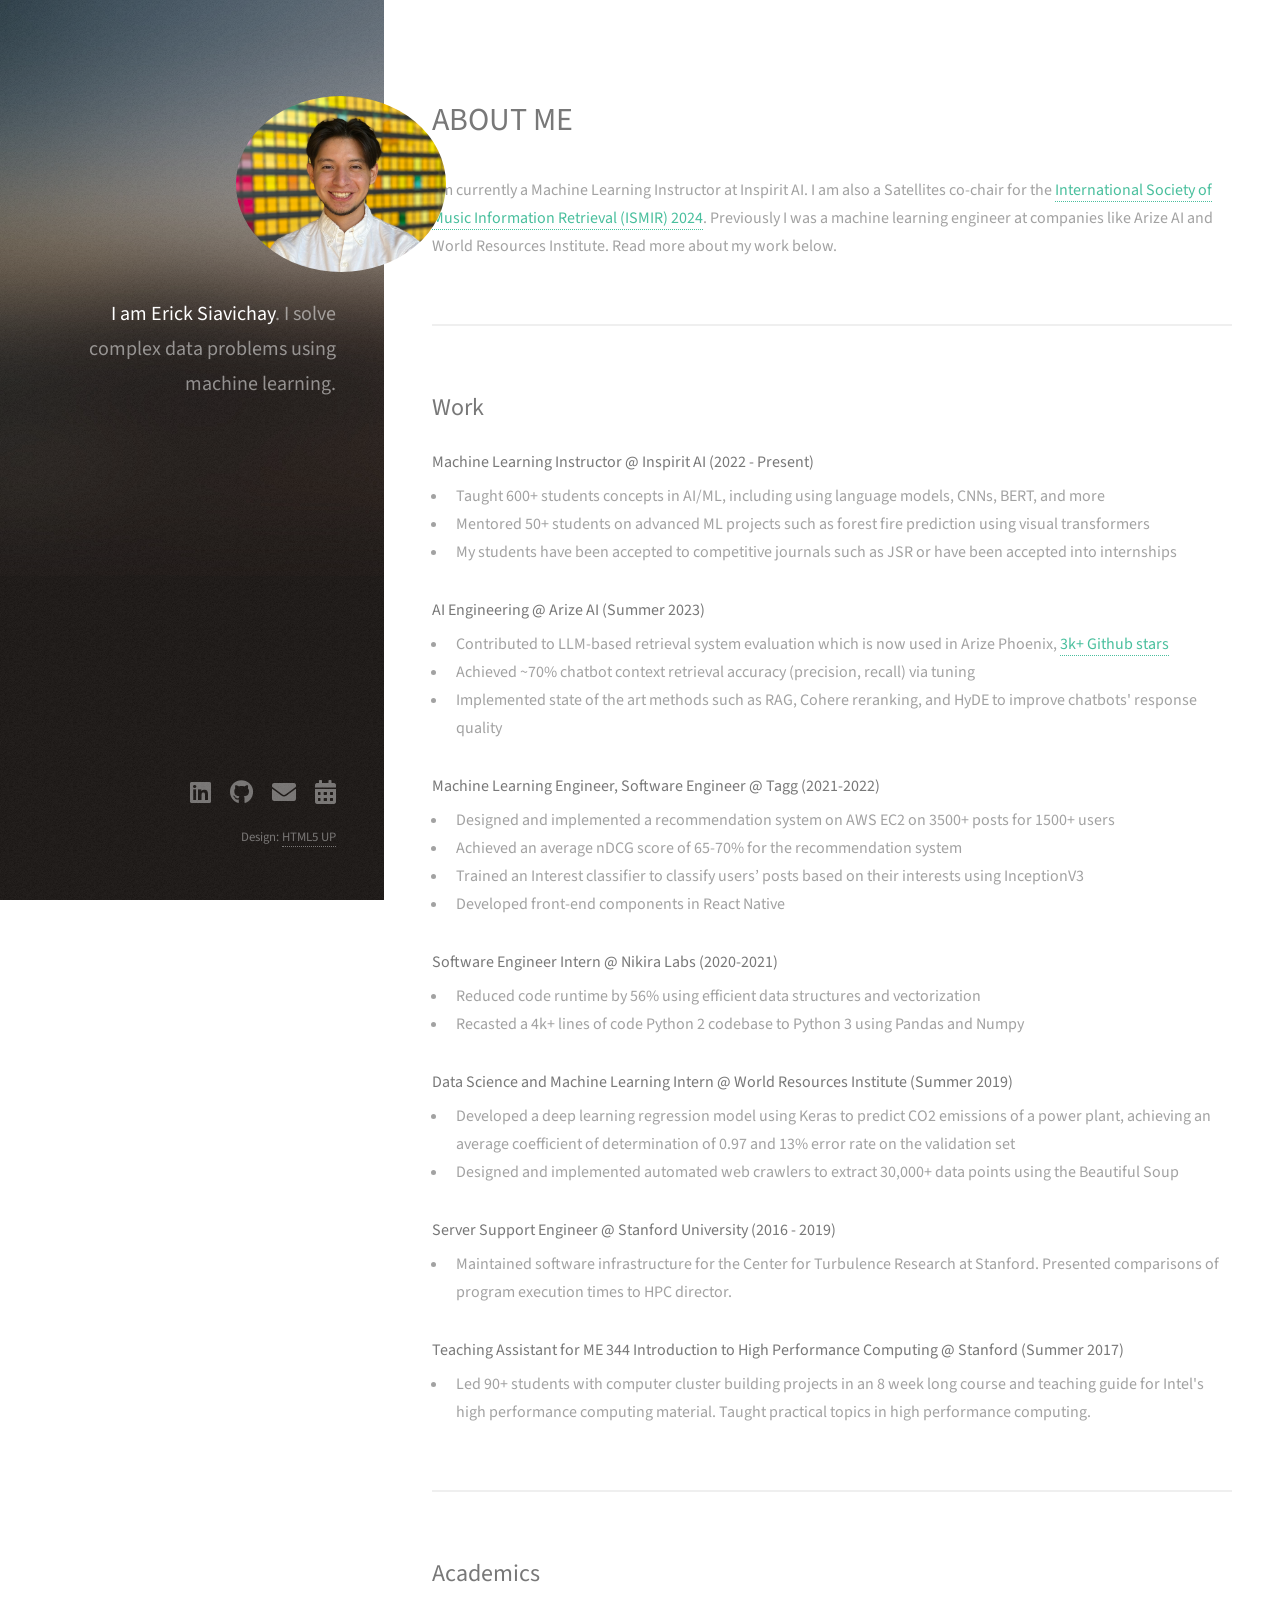
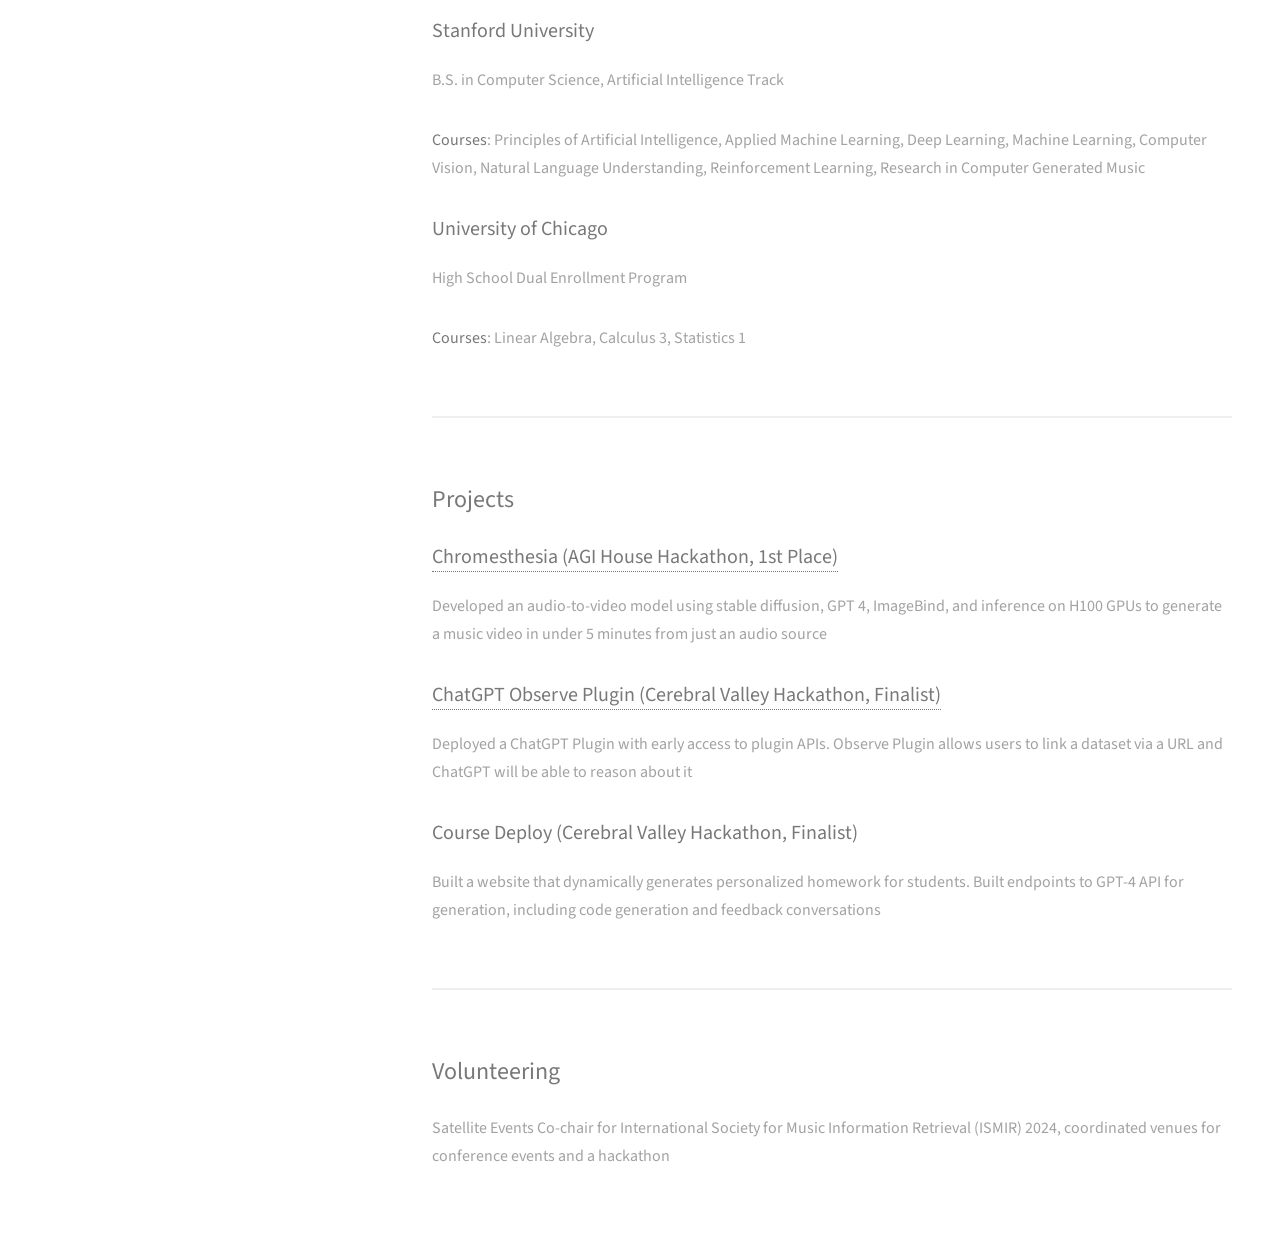
<file: index.html>
<!DOCTYPE HTML>
<!--
	Strata by HTML5 UP
	html5up.net | @ajlkn
	Free for personal and commercial use under the CCA 3.0 license (html5up.net/license)
-->
<html>

<head>
	<title>Erick Siavichay</title>
	<meta charset="utf-8" />
	<meta name="viewport" content="width=device-width, initial-scale=1, user-scalable=no" />
	<link rel="stylesheet" href="assets/css/main.css" />
</head>

<body class="is-preload">

	<!-- Header -->
	<header id="header">
		<div class="inner">
			<a href="#" class="image avatar"><img src="images/avatar.png" alt="" /></a>
			<h1><strong>I am Erick Siavichay</strong>. I solve complex data problems using machine learning.</h1>
		</div>
	</header>

	<!-- Main -->
	<div id="main">

		<!-- One -->
		<section id="one">
			<header class="major">
				<h2>ABOUT ME</h2>
			</header>
			<p>I'm currently a Machine Learning Instructor at Inspirit AI. I am also a Satellites co-chair for the <a
					href="https://ismir2024.ismir.net/">International Society of Music Information Retrieval (ISMIR)
					2024</a>. Previously I was a machine learning engineer at companies like Arize AI and World
				Resources Institute. Read more about my work
				below.</p>

		</section>

		<!-- Two -->
		<section id="two">
			<h2>Work</h2>

			<article class="col-6 col-12-xsmall work-item">
				<h3>Machine Learning Instructor @ Inspirit AI (2022 - Present)</h3>
				<ul>
					<li>Taught 600+ students concepts in AI/ML, including using language models, CNNs, BERT, and more
					</li>
					<li>Mentored 50+ students on advanced ML projects such as forest fire prediction using visual
						transformers</li>
					<li>My students have been accepted to competitive journals such as JSR or have been accepted into
						internships</li>
				</ul>
			</article>
			<article class="col-6 col-12-xsmall work-item">
				<h3>AI Engineering @ Arize AI (Summer 2023)</h3>
				<ul>
					<li>Contributed to LLM-based retrieval system evaluation which is now used in Arize Phoenix, <a
							href="https://github.com/Arize-ai/phoenix">3k+ Github stars</a></li>
					<li>Achieved ~70% chatbot context retrieval accuracy (precision, recall) via tuning</li>
					<li>Implemented state of the art methods such as RAG, Cohere reranking, and HyDE to improve
						chatbots' response quality</li>
				</ul>
			</article>
			<article class="col-6 col-12-xsmall work-item">
				<h3>Machine Learning Engineer, Software Engineer @ Tagg (2021-2022)</h3>
				<ul>
					<li>Designed and implemented a recommendation system on AWS EC2 on 3500+ posts for 1500+ users</li>
					<li>Achieved an average nDCG score of 65-70% for the recommendation system</li>
					<li>Trained an Interest classifier to classify users’ posts based on their interests using
						InceptionV3</li>
					<li>Developed front-end components in React Native</li>
				</ul>
			</article>
			<article class="col-6 col-12-xsmall work-item">
				<h3>Software Engineer Intern @ Nikira Labs (2020-2021)</h3>
				<ul>
					<li>Reduced code runtime by 56% using efficient data structures and vectorization</li>
					<li>Recasted a 4k+ lines of code Python 2 codebase to Python 3 using Pandas and Numpy</li>
				</ul>
			</article>
			<article class="col-6 col-12-xsmall work-item">
				<h3>Data Science and Machine Learning Intern @ World Resources Institute (Summer 2019)</h3>
				<ul>
					<li>Developed a deep learning regression model using Keras to predict CO2 emissions of a power
						plant, achieving an average coefficient of determination of 0.97 and 13% error rate on the
						validation set</li>
					<li>Designed and implemented automated web crawlers to extract 30,000+ data points using the
						Beautiful Soup</li>
				</ul>
			</article>

			<article class="col-6 col-12-xsmall work-item">
				<h3>Server Support Engineer @ Stanford University (2016 - 2019)</h3>
				<ul>
					<li>Maintained software infrastructure for the Center for Turbulence Research at Stanford.
						Presented comparisons of
						program execution times to HPC director.</li>
				</ul>
			</article>

			<article class="col-6 col-12-xsmall work-item">
				<h3>Teaching Assistant for ME 344 Introduction to High Performance Computing @ Stanford (Summer 2017)
				</h3>
				<ul>
					<li>Led 90+ students with computer cluster building projects in an 8 week long
						course and teaching guide for Intel's high performance computing material. Taught practical
						topics in high performance
						computing.</li>
				</ul>
			</article>


		</section>

		<section id="academics">
			<h2>Academics</h2>
			<h3>Stanford University</h3>
			<p>B.S. in Computer Science, Artificial Intelligence Track</p>
			<p><b>Courses</b>: Principles of Artificial Intelligence, Applied Machine Learning, Deep Learning, Machine
				Learning, Computer Vision, Natural
				Language
				Understanding, Reinforcement Learning, Research in Computer Generated Music</p>
			<h3>University of Chicago</h3>
			<p>High School Dual Enrollment Program</p>
			<p><b>Courses</b>: Linear Algebra, Calculus 3, Statistics 1</p>
		</section>

		<section id="projects">
			<h2>Projects</h2>
			<h3><a href="https://x.com/sdimantha/status/1660138449402482688">Chromesthesia (AGI House Hackathon, 1st
					Place)</a></h3>
			<p>Developed an audio-to-video model using stable diffusion, GPT 4, ImageBind, and inference on H100 GPUs to
				generate a music video in under 5 minutes from just an audio source</p>
			<h3><a href="https://arize.com/blog/building-chatgpt-plugin/">ChatGPT Observe Plugin (Cerebral Valley
					Hackathon, Finalist)</a></h3>
			<p>Deployed a ChatGPT Plugin with early access to plugin APIs. Observe Plugin allows users to link a dataset
				via a
				URL and ChatGPT will be able to reason about it</p>
			<h3>Course Deploy (Cerebral Valley Hackathon, Finalist)</h3>
			<p>Built a website that dynamically generates personalized homework for students. Built endpoints to GPT-4
				API for
				generation, including code generation and feedback conversations</p>
		</section>

		<section id="volunteering">
			<h2>Volunteering</h2>
			<p>Satellite Events Co-chair for International Society for Music Information Retrieval (ISMIR) 2024,
				coordinated
				venues for conference events and a hackathon</p>
		</section>

		<!-- Three -->
		<!-- <section id="three">
			<h2>Get In Touch</h2>
			<p>Accumsan pellentesque commodo blandit enim arcu non at amet id arcu magna. Accumsan orci faucibus id eu
				lorem semper nunc nisi lorem vulputate lorem neque lorem ipsum dolor.</p>
			<div class="row">
				<div class="col-8 col-12-small">
					<form method="post" action="#">
						<div class="row gtr-uniform gtr-50">
							<div class="col-6 col-12-xsmall"><input type="text" name="name" id="name"
									placeholder="Name" /></div>
							<div class="col-6 col-12-xsmall"><input type="email" name="email" id="email"
									placeholder="Email" /></div>
							<div class="col-12"><textarea name="message" id="message" placeholder="Message"
									rows="4"></textarea></div>
						</div>
					</form>
					<ul class="actions">
						<li><input type="submit" value="Send Message" /></li>
					</ul>
				</div>
				<div class="col-4 col-12-small">
					<ul class="labeled-icons">
						<li>
							<h3 class="icon solid fa-home"><span class="label">Address</span></h3>
							1234 Somewhere Rd.<br />
							Nashville, TN 00000<br />
							United States
						</li>
						<li>
							<h3 class="icon solid fa-mobile-alt"><span class="label">Phone</span></h3>
							000-000-0000
						</li>
						<li>
							<h3 class="icon solid fa-envelope"><span class="label">Email</span></h3>
							<a href="#">hello@untitled.tld</a>
						</li>
					</ul>
				</div>
			</div>
		</section> -->

		<!-- Four -->
		<!--
					<section id="four">
						<h2>Elements</h2>

						<section>
							<h4>Text</h4>
							<p>This is <b>bold</b> and this is <strong>strong</strong>. This is <i>italic</i> and this is <em>emphasized</em>.
							This is <sup>superscript</sup> text and this is <sub>subscript</sub> text.
							This is <u>underlined</u> and this is code: <code>for (;;) { ... }</code>. Finally, <a href="#">this is a link</a>.</p>
							<hr />
							<header>
								<h4>Heading with a Subtitle</h4>
								<p>Lorem ipsum dolor sit amet nullam id egestas urna aliquam</p>
							</header>
							<p>Nunc lacinia ante nunc ac lobortis. Interdum adipiscing gravida odio porttitor sem non mi integer non faucibus ornare mi ut ante amet placerat aliquet. Volutpat eu sed ante lacinia sapien lorem accumsan varius montes viverra nibh in adipiscing blandit tempus accumsan.</p>
							<header>
								<h5>Heading with a Subtitle</h5>
								<p>Lorem ipsum dolor sit amet nullam id egestas urna aliquam</p>
							</header>
							<p>Nunc lacinia ante nunc ac lobortis. Interdum adipiscing gravida odio porttitor sem non mi integer non faucibus ornare mi ut ante amet placerat aliquet. Volutpat eu sed ante lacinia sapien lorem accumsan varius montes viverra nibh in adipiscing blandit tempus accumsan.</p>
							<hr />
							<h2>Heading Level 2</h2>
							<h3>Heading Level 3</h3>
							<h4>Heading Level 4</h4>
							<h5>Heading Level 5</h5>
							<h6>Heading Level 6</h6>
							<hr />
							<h5>Blockquote</h5>
							<blockquote>Fringilla nisl. Donec accumsan interdum nisi, quis tincidunt felis sagittis eget tempus euismod. Vestibulum ante ipsum primis in faucibus vestibulum. Blandit adipiscing eu felis iaculis volutpat ac adipiscing accumsan faucibus. Vestibulum ante ipsum primis in faucibus lorem ipsum dolor sit amet nullam adipiscing eu felis.</blockquote>
							<h5>Preformatted</h5>
							<pre><code>i = 0;

while (!deck.isInOrder()) {
print 'Iteration ' + i;
deck.shuffle();
i++;
}

print 'It took ' + i + ' iterations to sort the deck.';</code></pre>
						</section>

						<section>
							<h4>Lists</h4>
							<div class="row">
								<div class="col-6 col-12-xsmall">
									<h5>Unordered</h5>
									<ul>
										<li>Dolor pulvinar etiam magna etiam.</li>
										<li>Sagittis adipiscing lorem eleifend.</li>
										<li>Felis enim feugiat dolore viverra.</li>
									</ul>
									<h5>Alternate</h5>
									<ul class="alt">
										<li>Dolor pulvinar etiam magna etiam.</li>
										<li>Sagittis adipiscing lorem eleifend.</li>
										<li>Felis enim feugiat dolore viverra.</li>
									</ul>
								</div>
								<div class="col-6 col-12-xsmall">
									<h5>Ordered</h5>
									<ol>
										<li>Dolor pulvinar etiam magna etiam.</li>
										<li>Etiam vel felis at lorem sed viverra.</li>
										<li>Felis enim feugiat dolore viverra.</li>
										<li>Dolor pulvinar etiam magna etiam.</li>
										<li>Etiam vel felis at lorem sed viverra.</li>
										<li>Felis enim feugiat dolore viverra.</li>
									</ol>
									<h5>Icons</h5>
									<ul class="icons">
										<li><a href="#" class="icon brands fa-twitter"><span class="label">Twitter</span></a></li>
										<li><a href="#" class="icon brands fa-facebook-f"><span class="label">Facebook</span></a></li>
										<li><a href="#" class="icon brands fa-instagram"><span class="label">Instagram</span></a></li>
										<li><a href="#" class="icon brands fa-github"><span class="label">Github</span></a></li>
										<li><a href="#" class="icon brands fa-dribbble"><span class="label">Dribbble</span></a></li>
										<li><a href="#" class="icon brands fa-tumblr"><span class="label">Tumblr</span></a></li>
									</ul>
								</div>
							</div>
							<h5>Actions</h5>
							<ul class="actions">
								<li><a href="#" class="button primary">Default</a></li>
								<li><a href="#" class="button">Default</a></li>
							</ul>
							<ul class="actions small">
								<li><a href="#" class="button primary small">Small</a></li>
								<li><a href="#" class="button small">Small</a></li>
							</ul>
							<div class="row">
								<div class="col-6 col-12-small">
									<ul class="actions stacked">
										<li><a href="#" class="button primary">Default</a></li>
										<li><a href="#" class="button">Default</a></li>
									</ul>
								</div>
								<div class="col-6 col-12-small">
									<ul class="actions stacked">
										<li><a href="#" class="button primary small">Small</a></li>
										<li><a href="#" class="button small">Small</a></li>
									</ul>
								</div>
								<div class="col-6 col-12-small">
									<ul class="actions stacked">
										<li><a href="#" class="button primary fit">Default</a></li>
										<li><a href="#" class="button fit">Default</a></li>
									</ul>
								</div>
								<div class="col-6 col-12-small">
									<ul class="actions stacked">
										<li><a href="#" class="button primary small fit">Small</a></li>
										<li><a href="#" class="button small fit">Small</a></li>
									</ul>
								</div>
							</div>
						</section>

						<section>
							<h4>Table</h4>
							<h5>Default</h5>
							<div class="table-wrapper">
								<table>
									<thead>
										<tr>
											<th>Name</th>
											<th>Description</th>
											<th>Price</th>
										</tr>
									</thead>
									<tbody>
										<tr>
											<td>Item One</td>
											<td>Ante turpis integer aliquet porttitor.</td>
											<td>29.99</td>
										</tr>
										<tr>
											<td>Item Two</td>
											<td>Vis ac commodo adipiscing arcu aliquet.</td>
											<td>19.99</td>
										</tr>
										<tr>
											<td>Item Three</td>
											<td> Morbi faucibus arcu accumsan lorem.</td>
											<td>29.99</td>
										</tr>
										<tr>
											<td>Item Four</td>
											<td>Vitae integer tempus condimentum.</td>
											<td>19.99</td>
										</tr>
										<tr>
											<td>Item Five</td>
											<td>Ante turpis integer aliquet porttitor.</td>
											<td>29.99</td>
										</tr>
									</tbody>
									<tfoot>
										<tr>
											<td colspan="2"></td>
											<td>100.00</td>
										</tr>
									</tfoot>
								</table>
							</div>

							<h5>Alternate</h5>
							<div class="table-wrapper">
								<table class="alt">
									<thead>
										<tr>
											<th>Name</th>
											<th>Description</th>
											<th>Price</th>
										</tr>
									</thead>
									<tbody>
										<tr>
											<td>Item One</td>
											<td>Ante turpis integer aliquet porttitor.</td>
											<td>29.99</td>
										</tr>
										<tr>
											<td>Item Two</td>
											<td>Vis ac commodo adipiscing arcu aliquet.</td>
											<td>19.99</td>
										</tr>
										<tr>
											<td>Item Three</td>
											<td> Morbi faucibus arcu accumsan lorem.</td>
											<td>29.99</td>
										</tr>
										<tr>
											<td>Item Four</td>
											<td>Vitae integer tempus condimentum.</td>
											<td>19.99</td>
										</tr>
										<tr>
											<td>Item Five</td>
											<td>Ante turpis integer aliquet porttitor.</td>
											<td>29.99</td>
										</tr>
									</tbody>
									<tfoot>
										<tr>
											<td colspan="2"></td>
											<td>100.00</td>
										</tr>
									</tfoot>
								</table>
							</div>
						</section>

						<section>
							<h4>Buttons</h4>
							<ul class="actions">
								<li><a href="#" class="button primary">Primary</a></li>
								<li><a href="#" class="button">Default</a></li>
							</ul>
							<ul class="actions">
								<li><a href="#" class="button large">Large</a></li>
								<li><a href="#" class="button">Default</a></li>
								<li><a href="#" class="button small">Small</a></li>
							</ul>
							<ul class="actions fit">
								<li><a href="#" class="button primary fit">Fit</a></li>
								<li><a href="#" class="button fit">Fit</a></li>
							</ul>
							<ul class="actions fit small">
								<li><a href="#" class="button primary fit small">Fit + Small</a></li>
								<li><a href="#" class="button fit small">Fit + Small</a></li>
							</ul>
							<ul class="actions">
								<li><a href="#" class="button primary icon solid fa-download">Icon</a></li>
								<li><a href="#" class="button icon solid fa-download">Icon</a></li>
							</ul>
							<ul class="actions">
								<li><span class="button primary disabled">Primary</span></li>
								<li><span class="button disabled">Default</span></li>
							</ul>
						</section>

						<section>
							<h4>Form</h4>
							<form method="post" action="#">
								<div class="row gtr-uniform gtr-50">
									<div class="col-6 col-12-xsmall">
										<input type="text" name="demo-name" id="demo-name" value="" placeholder="Name" />
									</div>
									<div class="col-6 col-12-xsmall">
										<input type="email" name="demo-email" id="demo-email" value="" placeholder="Email" />
									</div>
									<div class="col-12">
										<select name="demo-category" id="demo-category">
											<option value="">- Category -</option>
											<option value="1">Manufacturing</option>
											<option value="1">Shipping</option>
											<option value="1">Administration</option>
											<option value="1">Human Resources</option>
										</select>
									</div>
									<div class="col-4 col-12-small">
										<input type="radio" id="demo-priority-low" name="demo-priority" checked>
										<label for="demo-priority-low">Low Priority</label>
									</div>
									<div class="col-4 col-12-small">
										<input type="radio" id="demo-priority-normal" name="demo-priority">
										<label for="demo-priority-normal">Normal Priority</label>
									</div>
									<div class="col-4 col-12-small">
										<input type="radio" id="demo-priority-high" name="demo-priority">
										<label for="demo-priority-high">High Priority</label>
									</div>
									<div class="col-6 col-12-small">
										<input type="checkbox" id="demo-copy" name="demo-copy">
										<label for="demo-copy">Email me a copy of this message</label>
									</div>
									<div class="col-6 col-12-small">
										<input type="checkbox" id="demo-human" name="demo-human" checked>
										<label for="demo-human">I am a human and not a robot</label>
									</div>
									<div class="col-12">
										<textarea name="demo-message" id="demo-message" placeholder="Enter your message" rows="6"></textarea>
									</div>
									<div class="col-12">
										<ul class="actions">
											<li><input type="submit" value="Send Message" class="primary" /></li>
											<li><input type="reset" value="Reset" /></li>
										</ul>
									</div>
								</div>
							</form>
						</section>

						<section>
							<h4>Image</h4>
							<h5>Fit</h5>
							<div class="box alt">
								<div class="row gtr-50 gtr-uniform">
									<div class="col-12"><span class="image fit"><img src="images/fulls/05.jpg" alt="" /></span></div>
									<div class="col-4"><span class="image fit"><img src="images/thumbs/01.jpg" alt="" /></span></div>
									<div class="col-4"><span class="image fit"><img src="images/thumbs/02.jpg" alt="" /></span></div>
									<div class="col-4"><span class="image fit"><img src="images/thumbs/03.jpg" alt="" /></span></div>
									<div class="col-4"><span class="image fit"><img src="images/thumbs/04.jpg" alt="" /></span></div>
									<div class="col-4"><span class="image fit"><img src="images/thumbs/05.jpg" alt="" /></span></div>
									<div class="col-4"><span class="image fit"><img src="images/thumbs/06.jpg" alt="" /></span></div>
									<div class="col-4"><span class="image fit"><img src="images/thumbs/03.jpg" alt="" /></span></div>
									<div class="col-4"><span class="image fit"><img src="images/thumbs/02.jpg" alt="" /></span></div>
									<div class="col-4"><span class="image fit"><img src="images/thumbs/01.jpg" alt="" /></span></div>
								</div>
							</div>
							<h5>Left &amp; Right</h5>
							<p><span class="image left"><img src="images/avatar.jpg" alt="" /></span>Fringilla nisl. Donec accumsan interdum nisi, quis tincidunt felis sagittis eget. tempus euismod. Vestibulum ante ipsum primis in faucibus vestibulum. Blandit adipiscing eu felis iaculis volutpat ac adipiscing accumsan eu faucibus. Integer ac pellentesque praesent tincidunt felis sagittis eget. tempus euismod. Vestibulum ante ipsum primis in faucibus vestibulum. Blandit adipiscing eu felis iaculis volutpat ac adipiscing accumsan eu faucibus. Integer ac pellentesque praesent. Donec accumsan interdum nisi, quis tincidunt felis sagittis eget. tempus euismod. Vestibulum ante ipsum primis in faucibus vestibulum. Blandit adipiscing eu felis iaculis volutpat ac adipiscing accumsan eu faucibus. Integer ac pellentesque praesent tincidunt felis sagittis eget. tempus euismod. Vestibulum ante ipsum primis in faucibus vestibulum. Blandit adipiscing eu felis iaculis volutpat ac adipiscing accumsan eu faucibus. Integer ac pellentesque praesent.</p>
							<p><span class="image right"><img src="images/avatar.jpg" alt="" /></span>Fringilla nisl. Donec accumsan interdum nisi, quis tincidunt felis sagittis eget. tempus euismod. Vestibulum ante ipsum primis in faucibus vestibulum. Blandit adipiscing eu felis iaculis volutpat ac adipiscing accumsan eu faucibus. Integer ac pellentesque praesent tincidunt felis sagittis eget. tempus euismod. Vestibulum ante ipsum primis in faucibus vestibulum. Blandit adipiscing eu felis iaculis volutpat ac adipiscing accumsan eu faucibus. Integer ac pellentesque praesent. Donec accumsan interdum nisi, quis tincidunt felis sagittis eget. tempus euismod. Vestibulum ante ipsum primis in faucibus vestibulum. Blandit adipiscing eu felis iaculis volutpat ac adipiscing accumsan eu faucibus. Integer ac pellentesque praesent tincidunt felis sagittis eget. tempus euismod. Vestibulum ante ipsum primis in faucibus vestibulum. Blandit adipiscing eu felis iaculis volutpat ac adipiscing accumsan eu faucibus. Integer ac pellentesque praesent.</p>
						</section>

					</section>
				-->

	</div>

	<!-- Footer -->
	<footer id="footer">
		<div class="inner">
			<ul class="icons">
				<li><a href="https://www.linkedin.com/in/erick-siavichay/" class="icon brands fa-linkedin"></a> </li>

				<li><a href="https://github.com/ericksiavichay" class="icon brands fa-github"><span
							class="label">Github</span></a></li>
				<li><a href="mailto:me@ericks.ai" class="icon solid fa-envelope"><span class="label">Email</span></a>
				</li>

				<li><a href="https://calendly.com/esiav/erick-s-1-1s" class="icon solid fa-calendar-alt"></a></li>

			</ul>
			<ul class="copyright">
				<li>Design: <a href="http://html5up.net">HTML5 UP</a></li>
			</ul>
		</div>
	</footer>

	<!-- Scripts -->
	<script src="assets/js/jquery.min.js"></script>
	<script src="assets/js/jquery.poptrox.min.js"></script>
	<script src="assets/js/browser.min.js"></script>
	<script src="assets/js/breakpoints.min.js"></script>
	<script src="assets/js/util.js"></script>
	<script src="assets/js/main.js"></script>

</body>

</html>
</file>
<file: assets/css/main.css>
@import url("fontawesome-all.min.css");
@import url("https://fonts.googleapis.com/css?family=Source+Sans+Pro:400,400italic");

/*
	Strata by HTML5 UP
	html5up.net | @ajlkn
	Free for personal and commercial use under the CCA 3.0 license (html5up.net/license)
*/

html,
body,
div,
span,
applet,
object,
iframe,
h1,
h2,
h3,
h4,
h5,
h6,
p,
blockquote,
pre,
a,
abbr,
acronym,
address,
big,
cite,
code,
del,
dfn,
em,
img,
ins,
kbd,
q,
s,
samp,
small,
strike,
strong,
sub,
sup,
tt,
var,
b,
u,
i,
center,
dl,
dt,
dd,
ol,
ul,
li,
fieldset,
form,
label,
legend,
table,
caption,
tbody,
tfoot,
thead,
tr,
th,
td,
article,
aside,
canvas,
details,
embed,
figure,
figcaption,
footer,
header,
hgroup,
menu,
nav,
output,
ruby,
section,
summary,
time,
mark,
audio,
video {
	margin: 0;
	padding: 0;
	border: 0;
	font-size: 100%;
	font: inherit;
	vertical-align: baseline;
}

article,
aside,
details,
figcaption,
figure,
footer,
header,
hgroup,
menu,
nav,
section {
	display: block;
}

body {
	line-height: 1;
}

ol,
ul {
	list-style: none;
}

blockquote,
q {
	quotes: none;
}

blockquote:before,
blockquote:after,
q:before,
q:after {
	content: '';
	content: none;
}

table {
	border-collapse: collapse;
	border-spacing: 0;
}

body {
	-webkit-text-size-adjust: none;
}

mark {
	background-color: transparent;
	color: inherit;
}

input::-moz-focus-inner {
	border: 0;
	padding: 0;
}

input,
select,
textarea {
	-moz-appearance: none;
	-webkit-appearance: none;
	-ms-appearance: none;
	appearance: none;
}

/* Basic */

html {
	box-sizing: border-box;
}

*,
*:before,
*:after {
	box-sizing: inherit;
}

body {
	background: #fff;
}

body.is-preload *,
body.is-preload *:before,
body.is-preload *:after {
	-moz-animation: none !important;
	-webkit-animation: none !important;
	-ms-animation: none !important;
	animation: none !important;
	-moz-transition: none !important;
	-webkit-transition: none !important;
	-ms-transition: none !important;
	transition: none !important;
}

body,
input,
select,
textarea {
	color: #a2a2a2;
	font-family: "Source Sans Pro", Helvetica, sans-serif;
	font-size: 16pt;
	font-weight: 400;
	line-height: 1.75em;
}

a {
	-moz-transition: color 0.2s ease-in-out, border-color 0.2s ease-in-out;
	-webkit-transition: color 0.2s ease-in-out, border-color 0.2s ease-in-out;
	-ms-transition: color 0.2s ease-in-out, border-color 0.2s ease-in-out;
	transition: color 0.2s ease-in-out, border-color 0.2s ease-in-out;
	border-bottom: dotted 1px;
	color: #49bf9d;
	text-decoration: none;
}

a:hover {
	border-bottom-color: transparent;
	color: #49bf9d !important;
	text-decoration: none;
}

strong,
b {
	color: #787878;
	font-weight: 400;
}

em,
i {
	font-style: italic;
}

p {
	margin: 0 0 2em 0;
}

h1,
h2,
h3,
h4,
h5,
h6 {
	color: #787878;
	font-weight: 400;
	line-height: 1em;
	margin: 0 0 1em 0;
}

h1 a,
h2 a,
h3 a,
h4 a,
h5 a,
h6 a {
	color: inherit;
	text-decoration: none;
}

h1 {
	font-size: 2em;
	line-height: 1.5em;
}

h2 {
	font-size: 1.5em;
	line-height: 1.5em;
}

h3 {
	font-size: 1.25em;
	line-height: 1.5em;
}

h4 {
	font-size: 1.1em;
	line-height: 1.5em;
}

h5 {
	font-size: 0.9em;
	line-height: 1.5em;
}

h6 {
	font-size: 0.7em;
	line-height: 1.5em;
}

sub {
	font-size: 0.8em;
	position: relative;
	top: 0.5em;
}

sup {
	font-size: 0.8em;
	position: relative;
	top: -0.5em;
}

hr {
	border: 0;
	border-bottom: solid 2px #efefef;
	margin: 2em 0;
}

hr.major {
	margin: 3em 0;
}

blockquote {
	border-left: solid 6px #efefef;
	font-style: italic;
	margin: 0 0 2em 0;
	padding: 0.5em 0 0.5em 1.5em;
}

code {
	background: #f7f7f7;
	border-radius: 0.35em;
	border: solid 2px #efefef;
	font-family: "Courier New", monospace;
	font-size: 0.9em;
	margin: 0 0.25em;
	padding: 0.25em 0.65em;
}

pre {
	-webkit-overflow-scrolling: touch;
	font-family: "Courier New", monospace;
	font-size: 0.9em;
	margin: 0 0 2em 0;
}

pre code {
	display: block;
	line-height: 1.75em;
	padding: 1em 1.5em;
	overflow-x: auto;
}

.align-left {
	text-align: left;
}

.align-center {
	text-align: center;
}

.align-right {
	text-align: right;
}

/* Container */

.container {
	margin: 0 auto;
	max-width: calc(100% - 4em);
	width: 100%;
}

.container.xsmall {
	width: 25%;
}

.container.small {
	width: 50%;
}

.container.medium {
	width: 75%;
}

.container.large {
	width: 125%;
}

.container.xlarge {
	width: 150%;
}

.container.max {
	width: 100%;
}

@media screen and (max-width: 980px) {

	.container {
		width: 100% !important;
		max-width: 100% !important;
	}

}

@media screen and (max-width: 480px) {

	.container {
		max-width: calc(100% - 3em);
	}

}

/* Row */

.row {
	display: flex;
	flex-wrap: wrap;
	box-sizing: border-box;
	align-items: stretch;
}

.row>* {
	box-sizing: border-box;
}

.row.gtr-uniform>*> :last-child {
	margin-bottom: 0;
}

.row.aln-left {
	justify-content: flex-start;
}

.row.aln-center {
	justify-content: center;
}

.row.aln-right {
	justify-content: flex-end;
}

.row.aln-top {
	align-items: flex-start;
}

.row.aln-middle {
	align-items: center;
}

.row.aln-bottom {
	align-items: flex-end;
}

.row>.imp {
	order: -1;
}

.row>.col-1 {
	width: 8.33333%;
}

.row>.off-1 {
	margin-left: 8.33333%;
}

.row>.col-2 {
	width: 16.66667%;
}

.row>.off-2 {
	margin-left: 16.66667%;
}

.row>.col-3 {
	width: 25%;
}

.row>.off-3 {
	margin-left: 25%;
}

.row>.col-4 {
	width: 33.33333%;
}

.row>.off-4 {
	margin-left: 33.33333%;
}

.row>.col-5 {
	width: 41.66667%;
}

.row>.off-5 {
	margin-left: 41.66667%;
}

.row>.col-6 {
	width: 50%;
}

.row>.off-6 {
	margin-left: 50%;
}

.row>.col-7 {
	width: 58.33333%;
}

.row>.off-7 {
	margin-left: 58.33333%;
}

.row>.col-8 {
	width: 66.66667%;
}

.row>.off-8 {
	margin-left: 66.66667%;
}

.row>.col-9 {
	width: 75%;
}

.row>.off-9 {
	margin-left: 75%;
}

.row>.col-10 {
	width: 83.33333%;
}

.row>.off-10 {
	margin-left: 83.33333%;
}

.row>.col-11 {
	width: 91.66667%;
}

.row>.off-11 {
	margin-left: 91.66667%;
}

.row>.col-12 {
	width: 100%;
}

.row>.off-12 {
	margin-left: 100%;
}

.row.gtr-0 {
	margin-top: 0;
	margin-left: 0em;
}

.row.gtr-0>* {
	padding: 0 0 0 0em;
}

.row.gtr-0.gtr-uniform {
	margin-top: 0em;
}

.row.gtr-0.gtr-uniform>* {
	padding-top: 0em;
}

.row.gtr-25 {
	margin-top: 0;
	margin-left: -0.625em;
}

.row.gtr-25>* {
	padding: 0 0 0 0.625em;
}

.row.gtr-25.gtr-uniform {
	margin-top: -0.625em;
}

.row.gtr-25.gtr-uniform>* {
	padding-top: 0.625em;
}

.row.gtr-50 {
	margin-top: 0;
	margin-left: -1.25em;
}

.row.gtr-50>* {
	padding: 0 0 0 1.25em;
}

.row.gtr-50.gtr-uniform {
	margin-top: -1.25em;
}

.row.gtr-50.gtr-uniform>* {
	padding-top: 1.25em;
}

.row {
	margin-top: 0;
	margin-left: -2.5em;
}

.row>* {
	padding: 0 0 0 2.5em;
}

.row.gtr-uniform {
	margin-top: -2.5em;
}

.row.gtr-uniform>* {
	padding-top: 2.5em;
}

.row.gtr-150 {
	margin-top: 0;
	margin-left: -3.75em;
}

.row.gtr-150>* {
	padding: 0 0 0 3.75em;
}

.row.gtr-150.gtr-uniform {
	margin-top: -3.75em;
}

.row.gtr-150.gtr-uniform>* {
	padding-top: 3.75em;
}

.row.gtr-200 {
	margin-top: 0;
	margin-left: -5em;
}

.row.gtr-200>* {
	padding: 0 0 0 5em;
}

.row.gtr-200.gtr-uniform {
	margin-top: -5em;
}

.row.gtr-200.gtr-uniform>* {
	padding-top: 5em;
}

@media screen and (max-width: 1800px) {

	.row {
		display: flex;
		flex-wrap: wrap;
		box-sizing: border-box;
		align-items: stretch;
	}

	.row>* {
		box-sizing: border-box;
	}

	.row.gtr-uniform>*> :last-child {
		margin-bottom: 0;
	}

	.row.aln-left {
		justify-content: flex-start;
	}

	.row.aln-center {
		justify-content: center;
	}

	.row.aln-right {
		justify-content: flex-end;
	}

	.row.aln-top {
		align-items: flex-start;
	}

	.row.aln-middle {
		align-items: center;
	}

	.row.aln-bottom {
		align-items: flex-end;
	}

	.row>.imp-xlarge {
		order: -1;
	}

	.row>.col-1-xlarge {
		width: 8.33333%;
	}

	.row>.off-1-xlarge {
		margin-left: 8.33333%;
	}

	.row>.col-2-xlarge {
		width: 16.66667%;
	}

	.row>.off-2-xlarge {
		margin-left: 16.66667%;
	}

	.row>.col-3-xlarge {
		width: 25%;
	}

	.row>.off-3-xlarge {
		margin-left: 25%;
	}

	.row>.col-4-xlarge {
		width: 33.33333%;
	}

	.row>.off-4-xlarge {
		margin-left: 33.33333%;
	}

	.row>.col-5-xlarge {
		width: 41.66667%;
	}

	.row>.off-5-xlarge {
		margin-left: 41.66667%;
	}

	.row>.col-6-xlarge {
		width: 50%;
	}

	.row>.off-6-xlarge {
		margin-left: 50%;
	}

	.row>.col-7-xlarge {
		width: 58.33333%;
	}

	.row>.off-7-xlarge {
		margin-left: 58.33333%;
	}

	.row>.col-8-xlarge {
		width: 66.66667%;
	}

	.row>.off-8-xlarge {
		margin-left: 66.66667%;
	}

	.row>.col-9-xlarge {
		width: 75%;
	}

	.row>.off-9-xlarge {
		margin-left: 75%;
	}

	.row>.col-10-xlarge {
		width: 83.33333%;
	}

	.row>.off-10-xlarge {
		margin-left: 83.33333%;
	}

	.row>.col-11-xlarge {
		width: 91.66667%;
	}

	.row>.off-11-xlarge {
		margin-left: 91.66667%;
	}

	.row>.col-12-xlarge {
		width: 100%;
	}

	.row>.off-12-xlarge {
		margin-left: 100%;
	}

	.row.gtr-0 {
		margin-top: 0;
		margin-left: 0em;
	}

	.row.gtr-0>* {
		padding: 0 0 0 0em;
	}

	.row.gtr-0.gtr-uniform {
		margin-top: 0em;
	}

	.row.gtr-0.gtr-uniform>* {
		padding-top: 0em;
	}

	.row.gtr-25 {
		margin-top: 0;
		margin-left: -0.625em;
	}

	.row.gtr-25>* {
		padding: 0 0 0 0.625em;
	}

	.row.gtr-25.gtr-uniform {
		margin-top: -0.625em;
	}

	.row.gtr-25.gtr-uniform>* {
		padding-top: 0.625em;
	}

	.row.gtr-50 {
		margin-top: 0;
		margin-left: -1.25em;
	}

	.row.gtr-50>* {
		padding: 0 0 0 1.25em;
	}

	.row.gtr-50.gtr-uniform {
		margin-top: -1.25em;
	}

	.row.gtr-50.gtr-uniform>* {
		padding-top: 1.25em;
	}

	.row {
		margin-top: 0;
		margin-left: -2.5em;
	}

	.row>* {
		padding: 0 0 0 2.5em;
	}

	.row.gtr-uniform {
		margin-top: -2.5em;
	}

	.row.gtr-uniform>* {
		padding-top: 2.5em;
	}

	.row.gtr-150 {
		margin-top: 0;
		margin-left: -3.75em;
	}

	.row.gtr-150>* {
		padding: 0 0 0 3.75em;
	}

	.row.gtr-150.gtr-uniform {
		margin-top: -3.75em;
	}

	.row.gtr-150.gtr-uniform>* {
		padding-top: 3.75em;
	}

	.row.gtr-200 {
		margin-top: 0;
		margin-left: -5em;
	}

	.row.gtr-200>* {
		padding: 0 0 0 5em;
	}

	.row.gtr-200.gtr-uniform {
		margin-top: -5em;
	}

	.row.gtr-200.gtr-uniform>* {
		padding-top: 5em;
	}

}

@media screen and (max-width: 1280px) {

	.row {
		display: flex;
		flex-wrap: wrap;
		box-sizing: border-box;
		align-items: stretch;
	}

	.row>* {
		box-sizing: border-box;
	}

	.row.gtr-uniform>*> :last-child {
		margin-bottom: 0;
	}

	.row.aln-left {
		justify-content: flex-start;
	}

	.row.aln-center {
		justify-content: center;
	}

	.row.aln-right {
		justify-content: flex-end;
	}

	.row.aln-top {
		align-items: flex-start;
	}

	.row.aln-middle {
		align-items: center;
	}

	.row.aln-bottom {
		align-items: flex-end;
	}

	.row>.imp-large {
		order: -1;
	}

	.row>.col-1-large {
		width: 8.33333%;
	}

	.row>.off-1-large {
		margin-left: 8.33333%;
	}

	.row>.col-2-large {
		width: 16.66667%;
	}

	.row>.off-2-large {
		margin-left: 16.66667%;
	}

	.row>.col-3-large {
		width: 25%;
	}

	.row>.off-3-large {
		margin-left: 25%;
	}

	.row>.col-4-large {
		width: 33.33333%;
	}

	.row>.off-4-large {
		margin-left: 33.33333%;
	}

	.row>.col-5-large {
		width: 41.66667%;
	}

	.row>.off-5-large {
		margin-left: 41.66667%;
	}

	.row>.col-6-large {
		width: 50%;
	}

	.row>.off-6-large {
		margin-left: 50%;
	}

	.row>.col-7-large {
		width: 58.33333%;
	}

	.row>.off-7-large {
		margin-left: 58.33333%;
	}

	.row>.col-8-large {
		width: 66.66667%;
	}

	.row>.off-8-large {
		margin-left: 66.66667%;
	}

	.row>.col-9-large {
		width: 75%;
	}

	.row>.off-9-large {
		margin-left: 75%;
	}

	.row>.col-10-large {
		width: 83.33333%;
	}

	.row>.off-10-large {
		margin-left: 83.33333%;
	}

	.row>.col-11-large {
		width: 91.66667%;
	}

	.row>.off-11-large {
		margin-left: 91.66667%;
	}

	.row>.col-12-large {
		width: 100%;
	}

	.row>.off-12-large {
		margin-left: 100%;
	}

	.row.gtr-0 {
		margin-top: 0;
		margin-left: 0em;
	}

	.row.gtr-0>* {
		padding: 0 0 0 0em;
	}

	.row.gtr-0.gtr-uniform {
		margin-top: 0em;
	}

	.row.gtr-0.gtr-uniform>* {
		padding-top: 0em;
	}

	.row.gtr-25 {
		margin-top: 0;
		margin-left: -0.5em;
	}

	.row.gtr-25>* {
		padding: 0 0 0 0.5em;
	}

	.row.gtr-25.gtr-uniform {
		margin-top: -0.5em;
	}

	.row.gtr-25.gtr-uniform>* {
		padding-top: 0.5em;
	}

	.row.gtr-50 {
		margin-top: 0;
		margin-left: -1em;
	}

	.row.gtr-50>* {
		padding: 0 0 0 1em;
	}

	.row.gtr-50.gtr-uniform {
		margin-top: -1em;
	}

	.row.gtr-50.gtr-uniform>* {
		padding-top: 1em;
	}

	.row {
		margin-top: 0;
		margin-left: -2em;
	}

	.row>* {
		padding: 0 0 0 2em;
	}

	.row.gtr-uniform {
		margin-top: -2em;
	}

	.row.gtr-uniform>* {
		padding-top: 2em;
	}

	.row.gtr-150 {
		margin-top: 0;
		margin-left: -3em;
	}

	.row.gtr-150>* {
		padding: 0 0 0 3em;
	}

	.row.gtr-150.gtr-uniform {
		margin-top: -3em;
	}

	.row.gtr-150.gtr-uniform>* {
		padding-top: 3em;
	}

	.row.gtr-200 {
		margin-top: 0;
		margin-left: -4em;
	}

	.row.gtr-200>* {
		padding: 0 0 0 4em;
	}

	.row.gtr-200.gtr-uniform {
		margin-top: -4em;
	}

	.row.gtr-200.gtr-uniform>* {
		padding-top: 4em;
	}

}

@media screen and (max-width: 980px) {

	.row {
		display: flex;
		flex-wrap: wrap;
		box-sizing: border-box;
		align-items: stretch;
	}

	.row>* {
		box-sizing: border-box;
	}

	.row.gtr-uniform>*> :last-child {
		margin-bottom: 0;
	}

	.row.aln-left {
		justify-content: flex-start;
	}

	.row.aln-center {
		justify-content: center;
	}

	.row.aln-right {
		justify-content: flex-end;
	}

	.row.aln-top {
		align-items: flex-start;
	}

	.row.aln-middle {
		align-items: center;
	}

	.row.aln-bottom {
		align-items: flex-end;
	}

	.row>.imp-medium {
		order: -1;
	}

	.row>.col-1-medium {
		width: 8.33333%;
	}

	.row>.off-1-medium {
		margin-left: 8.33333%;
	}

	.row>.col-2-medium {
		width: 16.66667%;
	}

	.row>.off-2-medium {
		margin-left: 16.66667%;
	}

	.row>.col-3-medium {
		width: 25%;
	}

	.row>.off-3-medium {
		margin-left: 25%;
	}

	.row>.col-4-medium {
		width: 33.33333%;
	}

	.row>.off-4-medium {
		margin-left: 33.33333%;
	}

	.row>.col-5-medium {
		width: 41.66667%;
	}

	.row>.off-5-medium {
		margin-left: 41.66667%;
	}

	.row>.col-6-medium {
		width: 50%;
	}

	.row>.off-6-medium {
		margin-left: 50%;
	}

	.row>.col-7-medium {
		width: 58.33333%;
	}

	.row>.off-7-medium {
		margin-left: 58.33333%;
	}

	.row>.col-8-medium {
		width: 66.66667%;
	}

	.row>.off-8-medium {
		margin-left: 66.66667%;
	}

	.row>.col-9-medium {
		width: 75%;
	}

	.row>.off-9-medium {
		margin-left: 75%;
	}

	.row>.col-10-medium {
		width: 83.33333%;
	}

	.row>.off-10-medium {
		margin-left: 83.33333%;
	}

	.row>.col-11-medium {
		width: 91.66667%;
	}

	.row>.off-11-medium {
		margin-left: 91.66667%;
	}

	.row>.col-12-medium {
		width: 100%;
	}

	.row>.off-12-medium {
		margin-left: 100%;
	}

	.row.gtr-0 {
		margin-top: 0;
		margin-left: 0em;
	}

	.row.gtr-0>* {
		padding: 0 0 0 0em;
	}

	.row.gtr-0.gtr-uniform {
		margin-top: 0em;
	}

	.row.gtr-0.gtr-uniform>* {
		padding-top: 0em;
	}

	.row.gtr-25 {
		margin-top: 0;
		margin-left: -0.5em;
	}

	.row.gtr-25>* {
		padding: 0 0 0 0.5em;
	}

	.row.gtr-25.gtr-uniform {
		margin-top: -0.5em;
	}

	.row.gtr-25.gtr-uniform>* {
		padding-top: 0.5em;
	}

	.row.gtr-50 {
		margin-top: 0;
		margin-left: -1em;
	}

	.row.gtr-50>* {
		padding: 0 0 0 1em;
	}

	.row.gtr-50.gtr-uniform {
		margin-top: -1em;
	}

	.row.gtr-50.gtr-uniform>* {
		padding-top: 1em;
	}

	.row {
		margin-top: 0;
		margin-left: -2em;
	}

	.row>* {
		padding: 0 0 0 2em;
	}

	.row.gtr-uniform {
		margin-top: -2em;
	}

	.row.gtr-uniform>* {
		padding-top: 2em;
	}

	.row.gtr-150 {
		margin-top: 0;
		margin-left: -3em;
	}

	.row.gtr-150>* {
		padding: 0 0 0 3em;
	}

	.row.gtr-150.gtr-uniform {
		margin-top: -3em;
	}

	.row.gtr-150.gtr-uniform>* {
		padding-top: 3em;
	}

	.row.gtr-200 {
		margin-top: 0;
		margin-left: -4em;
	}

	.row.gtr-200>* {
		padding: 0 0 0 4em;
	}

	.row.gtr-200.gtr-uniform {
		margin-top: -4em;
	}

	.row.gtr-200.gtr-uniform>* {
		padding-top: 4em;
	}

}

@media screen and (max-width: 736px) {

	.row {
		display: flex;
		flex-wrap: wrap;
		box-sizing: border-box;
		align-items: stretch;
	}

	.row>* {
		box-sizing: border-box;
	}

	.row.gtr-uniform>*> :last-child {
		margin-bottom: 0;
	}

	.row.aln-left {
		justify-content: flex-start;
	}

	.row.aln-center {
		justify-content: center;
	}

	.row.aln-right {
		justify-content: flex-end;
	}

	.row.aln-top {
		align-items: flex-start;
	}

	.row.aln-middle {
		align-items: center;
	}

	.row.aln-bottom {
		align-items: flex-end;
	}

	.row>.imp-small {
		order: -1;
	}

	.row>.col-1-small {
		width: 8.33333%;
	}

	.row>.off-1-small {
		margin-left: 8.33333%;
	}

	.row>.col-2-small {
		width: 16.66667%;
	}

	.row>.off-2-small {
		margin-left: 16.66667%;
	}

	.row>.col-3-small {
		width: 25%;
	}

	.row>.off-3-small {
		margin-left: 25%;
	}

	.row>.col-4-small {
		width: 33.33333%;
	}

	.row>.off-4-small {
		margin-left: 33.33333%;
	}

	.row>.col-5-small {
		width: 41.66667%;
	}

	.row>.off-5-small {
		margin-left: 41.66667%;
	}

	.row>.col-6-small {
		width: 50%;
	}

	.row>.off-6-small {
		margin-left: 50%;
	}

	.row>.col-7-small {
		width: 58.33333%;
	}

	.row>.off-7-small {
		margin-left: 58.33333%;
	}

	.row>.col-8-small {
		width: 66.66667%;
	}

	.row>.off-8-small {
		margin-left: 66.66667%;
	}

	.row>.col-9-small {
		width: 75%;
	}

	.row>.off-9-small {
		margin-left: 75%;
	}

	.row>.col-10-small {
		width: 83.33333%;
	}

	.row>.off-10-small {
		margin-left: 83.33333%;
	}

	.row>.col-11-small {
		width: 91.66667%;
	}

	.row>.off-11-small {
		margin-left: 91.66667%;
	}

	.row>.col-12-small {
		width: 100%;
	}

	.row>.off-12-small {
		margin-left: 100%;
	}

	.row.gtr-0 {
		margin-top: 0;
		margin-left: 0em;
	}

	.row.gtr-0>* {
		padding: 0 0 0 0em;
	}

	.row.gtr-0.gtr-uniform {
		margin-top: 0em;
	}

	.row.gtr-0.gtr-uniform>* {
		padding-top: 0em;
	}

	.row.gtr-25 {
		margin-top: 0;
		margin-left: -0.375em;
	}

	.row.gtr-25>* {
		padding: 0 0 0 0.375em;
	}

	.row.gtr-25.gtr-uniform {
		margin-top: -0.375em;
	}

	.row.gtr-25.gtr-uniform>* {
		padding-top: 0.375em;
	}

	.row.gtr-50 {
		margin-top: 0;
		margin-left: -0.75em;
	}

	.row.gtr-50>* {
		padding: 0 0 0 0.75em;
	}

	.row.gtr-50.gtr-uniform {
		margin-top: -0.75em;
	}

	.row.gtr-50.gtr-uniform>* {
		padding-top: 0.75em;
	}

	.row {
		margin-top: 0;
		margin-left: -1.5em;
	}

	.row>* {
		padding: 0 0 0 1.5em;
	}

	.row.gtr-uniform {
		margin-top: -1.5em;
	}

	.row.gtr-uniform>* {
		padding-top: 1.5em;
	}

	.row.gtr-150 {
		margin-top: 0;
		margin-left: -2.25em;
	}

	.row.gtr-150>* {
		padding: 0 0 0 2.25em;
	}

	.row.gtr-150.gtr-uniform {
		margin-top: -2.25em;
	}

	.row.gtr-150.gtr-uniform>* {
		padding-top: 2.25em;
	}

	.row.gtr-200 {
		margin-top: 0;
		margin-left: -3em;
	}

	.row.gtr-200>* {
		padding: 0 0 0 3em;
	}

	.row.gtr-200.gtr-uniform {
		margin-top: -3em;
	}

	.row.gtr-200.gtr-uniform>* {
		padding-top: 3em;
	}

}

@media screen and (max-width: 480px) {

	.row {
		display: flex;
		flex-wrap: wrap;
		box-sizing: border-box;
		align-items: stretch;
	}

	.row>* {
		box-sizing: border-box;
	}

	.row.gtr-uniform>*> :last-child {
		margin-bottom: 0;
	}

	.row.aln-left {
		justify-content: flex-start;
	}

	.row.aln-center {
		justify-content: center;
	}

	.row.aln-right {
		justify-content: flex-end;
	}

	.row.aln-top {
		align-items: flex-start;
	}

	.row.aln-middle {
		align-items: center;
	}

	.row.aln-bottom {
		align-items: flex-end;
	}

	.row>.imp-xsmall {
		order: -1;
	}

	.row>.col-1-xsmall {
		width: 8.33333%;
	}

	.row>.off-1-xsmall {
		margin-left: 8.33333%;
	}

	.row>.col-2-xsmall {
		width: 16.66667%;
	}

	.row>.off-2-xsmall {
		margin-left: 16.66667%;
	}

	.row>.col-3-xsmall {
		width: 25%;
	}

	.row>.off-3-xsmall {
		margin-left: 25%;
	}

	.row>.col-4-xsmall {
		width: 33.33333%;
	}

	.row>.off-4-xsmall {
		margin-left: 33.33333%;
	}

	.row>.col-5-xsmall {
		width: 41.66667%;
	}

	.row>.off-5-xsmall {
		margin-left: 41.66667%;
	}

	.row>.col-6-xsmall {
		width: 50%;
	}

	.row>.off-6-xsmall {
		margin-left: 50%;
	}

	.row>.col-7-xsmall {
		width: 58.33333%;
	}

	.row>.off-7-xsmall {
		margin-left: 58.33333%;
	}

	.row>.col-8-xsmall {
		width: 66.66667%;
	}

	.row>.off-8-xsmall {
		margin-left: 66.66667%;
	}

	.row>.col-9-xsmall {
		width: 75%;
	}

	.row>.off-9-xsmall {
		margin-left: 75%;
	}

	.row>.col-10-xsmall {
		width: 83.33333%;
	}

	.row>.off-10-xsmall {
		margin-left: 83.33333%;
	}

	.row>.col-11-xsmall {
		width: 91.66667%;
	}

	.row>.off-11-xsmall {
		margin-left: 91.66667%;
	}

	.row>.col-12-xsmall {
		width: 100%;
	}

	.row>.off-12-xsmall {
		margin-left: 100%;
	}

	.row.gtr-0 {
		margin-top: 0;
		margin-left: 0em;
	}

	.row.gtr-0>* {
		padding: 0 0 0 0em;
	}

	.row.gtr-0.gtr-uniform {
		margin-top: 0em;
	}

	.row.gtr-0.gtr-uniform>* {
		padding-top: 0em;
	}

	.row.gtr-25 {
		margin-top: 0;
		margin-left: -0.375em;
	}

	.row.gtr-25>* {
		padding: 0 0 0 0.375em;
	}

	.row.gtr-25.gtr-uniform {
		margin-top: -0.375em;
	}

	.row.gtr-25.gtr-uniform>* {
		padding-top: 0.375em;
	}

	.row.gtr-50 {
		margin-top: 0;
		margin-left: -0.75em;
	}

	.row.gtr-50>* {
		padding: 0 0 0 0.75em;
	}

	.row.gtr-50.gtr-uniform {
		margin-top: -0.75em;
	}

	.row.gtr-50.gtr-uniform>* {
		padding-top: 0.75em;
	}

	.row {
		margin-top: 0;
		margin-left: -1.5em;
	}

	.row>* {
		padding: 0 0 0 1.5em;
	}

	.row.gtr-uniform {
		margin-top: -1.5em;
	}

	.row.gtr-uniform>* {
		padding-top: 1.5em;
	}

	.row.gtr-150 {
		margin-top: 0;
		margin-left: -2.25em;
	}

	.row.gtr-150>* {
		padding: 0 0 0 2.25em;
	}

	.row.gtr-150.gtr-uniform {
		margin-top: -2.25em;
	}

	.row.gtr-150.gtr-uniform>* {
		padding-top: 2.25em;
	}

	.row.gtr-200 {
		margin-top: 0;
		margin-left: -3em;
	}

	.row.gtr-200>* {
		padding: 0 0 0 3em;
	}

	.row.gtr-200.gtr-uniform {
		margin-top: -3em;
	}

	.row.gtr-200.gtr-uniform>* {
		padding-top: 3em;
	}

}

/* Section/Article */

section.special,
article.special {
	text-align: center;
}

header p {
	color: #b2b2b2;
	position: relative;
	margin: 0 0 1.5em 0;
}

header h2+p {
	font-size: 1.25em;
	margin-top: -1em;
	line-height: 1.5em;
}

header h3+p {
	font-size: 1.1em;
	margin-top: -0.8em;
	line-height: 1.5em;
}

header h4+p,
header h5+p,
header h6+p {
	font-size: 0.9em;
	margin-top: -0.6em;
	line-height: 1.5em;
}

header.major h2 {
	font-size: 2em;
}

/* Form */

form {
	margin: 0 0 2em 0;
}

label {
	color: #787878;
	display: block;
	font-size: 0.9em;
	font-weight: 400;
	margin: 0 0 1em 0;
}

input[type="text"],
input[type="password"],
input[type="email"],
select,
textarea {
	-moz-appearance: none;
	-webkit-appearance: none;
	-ms-appearance: none;
	appearance: none;
	background: #f7f7f7;
	border-radius: 0.35em;
	border: solid 2px transparent;
	color: inherit;
	display: block;
	outline: 0;
	padding: 0 0.75em;
	text-decoration: none;
	width: 100%;
}

input[type="text"]:invalid,
input[type="password"]:invalid,
input[type="email"]:invalid,
select:invalid,
textarea:invalid {
	box-shadow: none;
}

input[type="text"]:focus,
input[type="password"]:focus,
input[type="email"]:focus,
select:focus,
textarea:focus {
	border-color: #49bf9d;
}

select {
	background-image: url("data:image/svg+xml;charset=utf8,%3Csvg xmlns='http://www.w3.org/2000/svg' width='40' height='40' preserveAspectRatio='none' viewBox='0 0 40 40'%3E%3Cpath d='M9.4,12.3l10.4,10.4l10.4-10.4c0.2-0.2,0.5-0.4,0.9-0.4c0.3,0,0.6,0.1,0.9,0.4l3.3,3.3c0.2,0.2,0.4,0.5,0.4,0.9 c0,0.4-0.1,0.6-0.4,0.9L20.7,31.9c-0.2,0.2-0.5,0.4-0.9,0.4c-0.3,0-0.6-0.1-0.9-0.4L4.3,17.3c-0.2-0.2-0.4-0.5-0.4-0.9 c0-0.4,0.1-0.6,0.4-0.9l3.3-3.3c0.2-0.2,0.5-0.4,0.9-0.4S9.1,12.1,9.4,12.3z' fill='%23dfdfdf' /%3E%3C/svg%3E");
	background-size: 1.25rem;
	background-repeat: no-repeat;
	background-position: calc(100% - 1rem) center;
	height: 2.75em;
	padding-right: 2.75em;
	text-overflow: ellipsis;
}

select option {
	color: #787878;
	background: #fff;
}

select:focus::-ms-value {
	background-color: transparent;
}

select::-ms-expand {
	display: none;
}

input[type="text"],
input[type="password"],
input[type="email"],
select {
	height: 2.75em;
}

textarea {
	padding: 0.75em;
}

input[type="checkbox"],
input[type="radio"] {
	-moz-appearance: none;
	-webkit-appearance: none;
	-ms-appearance: none;
	appearance: none;
	display: block;
	float: left;
	margin-right: -2em;
	opacity: 0;
	width: 1em;
	z-index: -1;
}

input[type="checkbox"]+label,
input[type="radio"]+label {
	text-decoration: none;
	color: #a2a2a2;
	cursor: pointer;
	display: inline-block;
	font-size: 1em;
	font-weight: 400;
	padding-left: 2.4em;
	padding-right: 0.75em;
	position: relative;
}

input[type="checkbox"]+label:before,
input[type="radio"]+label:before {
	-moz-osx-font-smoothing: grayscale;
	-webkit-font-smoothing: antialiased;
	display: inline-block;
	font-style: normal;
	font-variant: normal;
	text-rendering: auto;
	line-height: 1;
	text-transform: none !important;
	font-family: 'Font Awesome 5 Free';
	font-weight: 900;
}

input[type="checkbox"]+label:before,
input[type="radio"]+label:before {
	background: #f7f7f7;
	border-radius: 0.35em;
	border: solid 2px transparent;
	content: '';
	display: inline-block;
	font-size: 0.8em;
	height: 2.0625em;
	left: 0;
	line-height: 1.85625em;
	position: absolute;
	text-align: center;
	top: 0;
	width: 2.0625em;
}

input[type="checkbox"]:checked+label:before,
input[type="radio"]:checked+label:before {
	background: #787878;
	border-color: #787878;
	color: #fff;
	content: '\f00c';
}

input[type="checkbox"]:focus+label:before,
input[type="radio"]:focus+label:before {
	border-color: #49bf9d;
}

input[type="checkbox"]+label:before {
	border-radius: 0.35em;
}

input[type="radio"]+label:before {
	border-radius: 100%;
}

::-webkit-input-placeholder {
	color: #b2b2b2 !important;
	opacity: 1.0;
}

:-moz-placeholder {
	color: #b2b2b2 !important;
	opacity: 1.0;
}

::-moz-placeholder {
	color: #b2b2b2 !important;
	opacity: 1.0;
}

:-ms-input-placeholder {
	color: #b2b2b2 !important;
	opacity: 1.0;
}

/* Box */

.box {
	border-radius: 0.35em;
	border: solid 2px #efefef;
	margin-bottom: 2em;
	padding: 1.5em;
}

.box> :last-child,
.box> :last-child> :last-child,
.box> :last-child> :last-child> :last-child {
	margin-bottom: 0;
}

.box.alt {
	border: 0;
	border-radius: 0;
	padding: 0;
}

/* Icon */

.icon {
	text-decoration: none;
	border-bottom: none;
	position: relative;
}

.icon:before {
	-moz-osx-font-smoothing: grayscale;
	-webkit-font-smoothing: antialiased;
	display: inline-block;
	font-style: normal;
	font-variant: normal;
	text-rendering: auto;
	line-height: 1;
	text-transform: none !important;
	font-family: 'Font Awesome 5 Free';
	font-weight: 400;
}

.icon>.label {
	display: none;
}

.icon:before {
	line-height: inherit;
}

.icon.solid:before {
	font-weight: 900;
}

.icon.brands:before {
	font-family: 'Font Awesome 5 Brands';
}

/* Image */

.image {
	border-radius: 0.35em;
	border: 0;
	display: inline-block;
	position: relative;
}

.image:before {
	-moz-transition: opacity 0.2s ease-in-out;
	-webkit-transition: opacity 0.2s ease-in-out;
	-ms-transition: opacity 0.2s ease-in-out;
	transition: opacity 0.2s ease-in-out;
	background: url("images/overlay.png");
	border-radius: 0.35em;
	content: '';
	display: block;
	height: 100%;
	left: 0;
	opacity: 0.5;
	position: absolute;
	top: 0;
	width: 100%;
}

.image.thumb {
	text-align: center;
}

.image.thumb:after {
	-moz-transition: opacity 0.2s ease-in-out;
	-webkit-transition: opacity 0.2s ease-in-out;
	-ms-transition: opacity 0.2s ease-in-out;
	transition: opacity 0.2s ease-in-out;
	border-radius: 0.35em;
	border: solid 3px rgba(255, 255, 255, 0.5);
	color: #fff;
	content: 'View';
	display: inline-block;
	font-size: 0.8em;
	font-weight: 400;
	left: 50%;
	line-height: 2.25em;
	margin: -1.25em 0 0 -3em;
	opacity: 0;
	padding: 0 1.5em;
	position: absolute;
	text-align: center;
	text-decoration: none;
	top: 50%;
	white-space: nowrap;
}

.image.thumb:hover:after {
	opacity: 1.0;
}

.image.thumb:hover:before {
	background: url("images/overlay.png"), url("images/overlay.png");
	opacity: 1.0;
}

.image img {
	border-radius: 0.35em;
	display: block;
}

.image.left {
	float: left;
	margin: 0 1.5em 1em 0;
	top: 0.25em;
}

.image.right {
	float: right;
	margin: 0 0 1em 1.5em;
	top: 0.25em;
}

.image.left,
.image.right {
	max-width: 40%;
}

.image.left img,
.image.right img {
	width: 100%;
}

.image.fit {
	display: block;
	margin: 0 0 2em 0;
	width: 100%;
}

.image.fit img {
	width: 100%;
}

.image.avatar {
	border-radius: 100%;
}

.image.avatar:before {
	display: none;
}

.image.avatar img {
	border-radius: 50%;
	width: 210px;
	/* height: 150px; */
}

/* List */

ol {
	list-style: decimal;
	margin: 0 0 2em 0;
	padding-left: 1.25em;
}

ol li {
	padding-left: 0.25em;
}

ul {
	list-style: disc;
	margin: 0 0 2em 0;
	padding-left: 1em;
}

ul li {
	padding-left: 0.5em;
}

ul.alt {
	list-style: none;
	padding-left: 0;
}

ul.alt li {
	border-top: solid 2px #efefef;
	padding: 0.5em 0;
}

ul.alt li:first-child {
	border-top: 0;
	padding-top: 0;
}

dl {
	margin: 0 0 2em 0;
}

/* Icons */

ul.icons {
	cursor: default;
	list-style: none;
	padding-left: 0;
}

ul.icons li {
	display: inline-block;
	padding: 0 1em 0 0;
}

ul.icons li:last-child {
	padding-right: 0;
}

ul.icons li .icon:before {
	font-size: 1.5em;
}

/* Labeled Icons */

ul.labeled-icons {
	list-style: none;
	padding: 0;
}

ul.labeled-icons li {
	line-height: 1.75em;
	margin: 1.5em 0 0 0;
	padding-left: 2.25em;
	position: relative;
}

ul.labeled-icons li:first-child {
	margin-top: 0;
}

ul.labeled-icons li a {
	color: inherit;
}

ul.labeled-icons li h3 {
	color: #b2b2b2;
	left: 0;
	position: absolute;
	text-align: center;
	top: 0;
	width: 1em;
}

/* Actions */

ul.actions {
	display: -moz-flex;
	display: -webkit-flex;
	display: -ms-flex;
	display: flex;
	cursor: default;
	list-style: none;
	margin-left: -1em;
	padding-left: 0;
}

ul.actions li {
	padding: 0 0 0 1em;
	vertical-align: middle;
}

ul.actions.special {
	-moz-justify-content: center;
	-webkit-justify-content: center;
	-ms-justify-content: center;
	justify-content: center;
	width: 100%;
	margin-left: 0;
}

ul.actions.special li:first-child {
	padding-left: 0;
}

ul.actions.stacked {
	-moz-flex-direction: column;
	-webkit-flex-direction: column;
	-ms-flex-direction: column;
	flex-direction: column;
	margin-left: 0;
}

ul.actions.stacked li {
	padding: 1.3em 0 0 0;
}

ul.actions.stacked li:first-child {
	padding-top: 0;
}

ul.actions.fit {
	width: calc(100% + 1em);
}

ul.actions.fit li {
	-moz-flex-grow: 1;
	-webkit-flex-grow: 1;
	-ms-flex-grow: 1;
	flex-grow: 1;
	-moz-flex-shrink: 1;
	-webkit-flex-shrink: 1;
	-ms-flex-shrink: 1;
	flex-shrink: 1;
	width: 100%;
}

ul.actions.fit li>* {
	width: 100%;
}

ul.actions.fit.stacked {
	width: 100%;
}

@media screen and (max-width: 480px) {

	ul.actions:not(.fixed) {
		-moz-flex-direction: column;
		-webkit-flex-direction: column;
		-ms-flex-direction: column;
		flex-direction: column;
		margin-left: 0;
		width: 100% !important;
	}

	ul.actions:not(.fixed) li {
		-moz-flex-grow: 1;
		-webkit-flex-grow: 1;
		-ms-flex-grow: 1;
		flex-grow: 1;
		-moz-flex-shrink: 1;
		-webkit-flex-shrink: 1;
		-ms-flex-shrink: 1;
		flex-shrink: 1;
		padding: 1em 0 0 0;
		text-align: center;
		width: 100%;
	}

	ul.actions:not(.fixed) li>* {
		width: 100%;
	}

	ul.actions:not(.fixed) li:first-child {
		padding-top: 0;
	}

	ul.actions:not(.fixed) li input[type="submit"],
	ul.actions:not(.fixed) li input[type="reset"],
	ul.actions:not(.fixed) li input[type="button"],
	ul.actions:not(.fixed) li button,
	ul.actions:not(.fixed) li .button {
		width: 100%;
	}

	ul.actions:not(.fixed) li input[type="submit"].icon:before,
	ul.actions:not(.fixed) li input[type="reset"].icon:before,
	ul.actions:not(.fixed) li input[type="button"].icon:before,
	ul.actions:not(.fixed) li button.icon:before,
	ul.actions:not(.fixed) li .button.icon:before {
		margin-left: -0.5em;
	}

}

/* Table */

.table-wrapper {
	-webkit-overflow-scrolling: touch;
	overflow-x: auto;
}

table {
	margin: 0 0 2em 0;
	width: 100%;
}

table tbody tr {
	border: solid 1px #efefef;
	border-left: 0;
	border-right: 0;
}

table tbody tr:nth-child(2n + 1) {
	background-color: #f7f7f7;
}

table td {
	padding: 0.75em 0.75em;
}

table th {
	color: #787878;
	font-size: 0.9em;
	font-weight: 400;
	padding: 0 0.75em 0.75em 0.75em;
	text-align: left;
}

table thead {
	border-bottom: solid 2px #efefef;
}

table tfoot {
	border-top: solid 2px #efefef;
}

table.alt {
	border-collapse: separate;
}

table.alt tbody tr td {
	border: solid 2px #efefef;
	border-left-width: 0;
	border-top-width: 0;
}

table.alt tbody tr td:first-child {
	border-left-width: 2px;
}

table.alt tbody tr:first-child td {
	border-top-width: 2px;
}

table.alt thead {
	border-bottom: 0;
}

table.alt tfoot {
	border-top: 0;
}

/* Button */

input[type="submit"],
input[type="reset"],
input[type="button"],
.button {
	-moz-appearance: none;
	-webkit-appearance: none;
	-ms-appearance: none;
	appearance: none;
	-moz-transition: background-color 0.2s ease-in-out, color 0.2s ease-in-out, border-color 0.2s ease-in-out;
	-webkit-transition: background-color 0.2s ease-in-out, color 0.2s ease-in-out, border-color 0.2s ease-in-out;
	-ms-transition: background-color 0.2s ease-in-out, color 0.2s ease-in-out, border-color 0.2s ease-in-out;
	transition: background-color 0.2s ease-in-out, color 0.2s ease-in-out, border-color 0.2s ease-in-out;
	background-color: transparent;
	border-radius: 0.35em;
	border: solid 3px #efefef;
	color: #787878 !important;
	cursor: pointer;
	display: inline-block;
	font-weight: 400;
	height: 3.15em;
	height: calc(2.75em + 6px);
	line-height: 2.75em;
	min-width: 10em;
	padding: 0 1.5em;
	text-align: center;
	text-decoration: none;
	white-space: nowrap;
}

input[type="submit"]:hover,
input[type="reset"]:hover,
input[type="button"]:hover,
.button:hover {
	border-color: #49bf9d;
	color: #49bf9d !important;
}

input[type="submit"]:active,
input[type="reset"]:active,
input[type="button"]:active,
.button:active {
	background-color: rgba(73, 191, 157, 0.1);
	border-color: #49bf9d;
	color: #49bf9d !important;
}

input[type="submit"].icon,
input[type="reset"].icon,
input[type="button"].icon,
.button.icon {
	padding-left: 1.35em;
}

input[type="submit"].icon:before,
input[type="reset"].icon:before,
input[type="button"].icon:before,
.button.icon:before {
	margin-right: 0.5em;
}

input[type="submit"].fit,
input[type="reset"].fit,
input[type="button"].fit,
.button.fit {
	min-width: 0;
	width: 100%;
}

input[type="submit"].small,
input[type="reset"].small,
input[type="button"].small,
.button.small {
	font-size: 0.8em;
}

input[type="submit"].large,
input[type="reset"].large,
input[type="button"].large,
.button.large {
	font-size: 1.35em;
}

input[type="submit"].primary,
input[type="reset"].primary,
input[type="button"].primary,
.button.primary {
	background-color: #49bf9d;
	border-color: #49bf9d;
	color: #ffffff !important;
}

input[type="submit"].primary:hover,
input[type="reset"].primary:hover,
input[type="button"].primary:hover,
.button.primary:hover {
	background-color: #5cc6a7;
	border-color: #5cc6a7;
}

input[type="submit"].primary:active,
input[type="reset"].primary:active,
input[type="button"].primary:active,
.button.primary:active {
	background-color: #3eb08f;
	border-color: #3eb08f;
}

input[type="submit"].disabled,
input[type="submit"]:disabled,
input[type="reset"].disabled,
input[type="reset"]:disabled,
input[type="button"].disabled,
input[type="button"]:disabled,
.button.disabled,
.button:disabled {
	background-color: #e7e7e7 !important;
	border-color: #e7e7e7 !important;
	color: #b2b2b2 !important;
	cursor: default;
}

/* Work Item */

.work-item {
	margin: 0 0 2em 0;
}

.work-item .image {
	margin: 0 0 1.5em 0;
}

.work-item h3 {
	font-size: 1em;
	margin: 0 0 0.5em 0;
}

.work-item p {
	font-size: 0.8em;
	line-height: 1.5em;
	margin: 0;
}

/* Header */

#header {
	display: -moz-flex;
	display: -webkit-flex;
	display: -ms-flex;
	display: flex;
	-moz-flex-direction: column;
	-webkit-flex-direction: column;
	-ms-flex-direction: column;
	flex-direction: column;
	-moz-align-items: -moz-flex-end;
	-webkit-align-items: -webkit-flex-end;
	-ms-align-items: -ms-flex-end;
	align-items: flex-end;
	-moz-justify-content: space-between;
	-webkit-justify-content: space-between;
	-ms-justify-content: space-between;
	justify-content: space-between;
	background-color: #1f1815;
	background-attachment: scroll, scroll;
	background-image: url("images/overlay.png"), url("../../images/bg.jpg");
	background-position: top left, top left;
	background-repeat: repeat, no-repeat;
	background-size: auto, 150%;
	color: rgba(255, 255, 255, 0.5);
	height: 100%;
	left: 0;
	padding: 8em 4em;
	position: fixed;
	text-align: right;
	top: 0;
	width: 35%;
}

#header>* {
	-moz-flex-shrink: 0;
	-webkit-flex-shrink: 0;
	-ms-flex-shrink: 0;
	flex-shrink: 0;
	width: 100%;
}

#header>.inner {
	-moz-flex-grow: 1;
	-webkit-flex-grow: 1;
	-ms-flex-grow: 1;
	flex-grow: 1;
	margin: 0 0 2em 0;
}

#header strong,
#header b {
	color: #ffffff;
}

#header h2,
#header h3,
#header h4,
#header h5,
#header h6 {
	color: #ffffff;
}

#header h1 {
	color: rgba(255, 255, 255, 0.5);
	font-size: 1.35em;
	line-height: 1.75em;
	margin: 0;
}

#header .image.avatar {
	margin: 0 0 1em 0;
	width: 6.25em;
}

/* Footer */

#footer .icons {
	margin: 1em 0 0 0;
}

#footer .icons a {
	color: rgba(255, 255, 255, 0.4);
}

#footer .copyright {
	color: rgba(255, 255, 255, 0.4);
	font-size: 0.8em;
	list-style: none;
	margin: 1em 0 0 0;
	padding: 0;
}

#footer .copyright li {
	border-left: solid 1px rgba(255, 255, 255, 0.25);
	display: inline-block;
	line-height: 1em;
	margin-left: 0.75em;
	padding-left: 0.75em;
}

#footer .copyright li:first-child {
	border-left: 0;
	margin-left: 0;
	padding-left: 0;
}

#footer .copyright li a {
	color: inherit;
}

/* Main */

#main {
	margin-left: 35%;
	max-width: 54em;
	padding: 8em 4em 4em 4em;
	width: calc(100% - 35%);
}

#main>section {
	border-top: solid 2px #efefef;
	margin: 4em 0 0 0;
	padding: 4em 0 0 0;
}

#main>section:first-child {
	border-top: 0;
	margin-top: 0;
	padding-top: 0;
}

/* Poptrox */

@-moz-keyframes spin {
	0% {
		-moz-transform: rotate(0deg);
		-webkit-transform: rotate(0deg);
		-ms-transform: rotate(0deg);
		transform: rotate(0deg);
	}

	100% {
		-moz-transform: rotate(360deg);
		-webkit-transform: rotate(360deg);
		-ms-transform: rotate(360deg);
		transform: rotate(360deg);
	}
}

@-webkit-keyframes spin {
	0% {
		-moz-transform: rotate(0deg);
		-webkit-transform: rotate(0deg);
		-ms-transform: rotate(0deg);
		transform: rotate(0deg);
	}

	100% {
		-moz-transform: rotate(360deg);
		-webkit-transform: rotate(360deg);
		-ms-transform: rotate(360deg);
		transform: rotate(360deg);
	}
}

@-ms-keyframes spin {
	0% {
		-moz-transform: rotate(0deg);
		-webkit-transform: rotate(0deg);
		-ms-transform: rotate(0deg);
		transform: rotate(0deg);
	}

	100% {
		-moz-transform: rotate(360deg);
		-webkit-transform: rotate(360deg);
		-ms-transform: rotate(360deg);
		transform: rotate(360deg);
	}
}

@keyframes spin {
	0% {
		-moz-transform: rotate(0deg);
		-webkit-transform: rotate(0deg);
		-ms-transform: rotate(0deg);
		transform: rotate(0deg);
	}

	100% {
		-moz-transform: rotate(360deg);
		-webkit-transform: rotate(360deg);
		-ms-transform: rotate(360deg);
		transform: rotate(360deg);
	}
}

.poptrox-popup {
	-moz-box-sizing: content-box;
	-webkit-box-sizing: content-box;
	-ms-box-sizing: content-box;
	box-sizing: content-box;
	-webkit-tap-highlight-color: rgba(255, 255, 255, 0);
	background: #fff;
	border-radius: 0.35em;
	box-shadow: 0 0.1em 0.15em 0 rgba(0, 0, 0, 0.15);
	overflow: hidden;
	padding-bottom: 3em;
}

.poptrox-popup .loader {
	text-decoration: none;
	-moz-animation: spin 1s linear infinite;
	-webkit-animation: spin 1s linear infinite;
	-ms-animation: spin 1s linear infinite;
	animation: spin 1s linear infinite;
	font-size: 1.5em;
	height: 1em;
	left: 50%;
	line-height: 1em;
	margin: -0.5em 0 0 -0.5em;
	position: absolute;
	top: 50%;
	width: 1em;
}

.poptrox-popup .loader:before {
	-moz-osx-font-smoothing: grayscale;
	-webkit-font-smoothing: antialiased;
	display: inline-block;
	font-style: normal;
	font-variant: normal;
	text-rendering: auto;
	line-height: 1;
	text-transform: none !important;
	font-family: 'Font Awesome 5 Free';
	font-weight: 900;
}

.poptrox-popup .loader:before {
	content: '\f1ce';
}

.poptrox-popup .caption {
	background: #fff;
	bottom: 0;
	cursor: default;
	font-size: 0.9em;
	height: 3em;
	left: 0;
	line-height: 2.8em;
	position: absolute;
	text-align: center;
	width: 100%;
	z-index: 1;
}

.poptrox-popup .nav-next,
.poptrox-popup .nav-previous {
	text-decoration: none;
	-moz-transition: opacity 0.2s ease-in-out;
	-webkit-transition: opacity 0.2s ease-in-out;
	-ms-transition: opacity 0.2s ease-in-out;
	transition: opacity 0.2s ease-in-out;
	-webkit-tap-highlight-color: rgba(255, 255, 255, 0);
	background: rgba(0, 0, 0, 0.01);
	cursor: pointer;
	height: 100%;
	opacity: 0;
	position: absolute;
	top: 0;
	width: 50%;
}

.poptrox-popup .nav-next:before,
.poptrox-popup .nav-previous:before {
	-moz-osx-font-smoothing: grayscale;
	-webkit-font-smoothing: antialiased;
	display: inline-block;
	font-style: normal;
	font-variant: normal;
	text-rendering: auto;
	line-height: 1;
	text-transform: none !important;
	font-family: 'Font Awesome 5 Free';
	font-weight: 900;
}

.poptrox-popup .nav-next:before,
.poptrox-popup .nav-previous:before {
	color: #fff;
	font-size: 2.5em;
	height: 1em;
	line-height: 1em;
	margin-top: -0.75em;
	position: absolute;
	text-align: center;
	top: 50%;
	width: 1.5em;
}

.poptrox-popup .nav-next {
	right: 0;
}

.poptrox-popup .nav-next:before {
	content: '\f105';
	right: 0;
}

.poptrox-popup .nav-previous {
	left: 0;
}

.poptrox-popup .nav-previous:before {
	content: '\f104';
	left: 0;
}

.poptrox-popup .closer {
	text-decoration: none;
	-moz-transition: opacity 0.2s ease-in-out;
	-webkit-transition: opacity 0.2s ease-in-out;
	-ms-transition: opacity 0.2s ease-in-out;
	transition: opacity 0.2s ease-in-out;
	-webkit-tap-highlight-color: rgba(255, 255, 255, 0);
	color: #fff;
	height: 4em;
	line-height: 4em;
	opacity: 0;
	position: absolute;
	right: 0;
	text-align: center;
	top: 0;
	width: 4em;
	z-index: 2;
}

.poptrox-popup .closer:before {
	-moz-osx-font-smoothing: grayscale;
	-webkit-font-smoothing: antialiased;
	display: inline-block;
	font-style: normal;
	font-variant: normal;
	text-rendering: auto;
	line-height: 1;
	text-transform: none !important;
	font-family: 'Font Awesome 5 Free';
	font-weight: 900;
}

.poptrox-popup .closer:before {
	-moz-box-sizing: content-box;
	-webkit-box-sizing: content-box;
	-ms-box-sizing: content-box;
	box-sizing: content-box;
	border-radius: 100%;
	border: solid 3px rgba(255, 255, 255, 0.5);
	content: '\f00d';
	display: block;
	font-size: 1em;
	height: 1.75em;
	left: 50%;
	line-height: 1.75em;
	margin: -0.875em 0 0 -0.875em;
	position: absolute;
	top: 50%;
	width: 1.75em;
}

.poptrox-popup:hover .nav-next,
.poptrox-popup:hover .nav-previous {
	opacity: 0.5;
}

.poptrox-popup:hover .nav-next:hover,
.poptrox-popup:hover .nav-previous:hover {
	opacity: 1.0;
}

.poptrox-popup:hover .closer {
	opacity: 0.5;
}

.poptrox-popup:hover .closer:hover {
	opacity: 1.0;
}

/* Touch */

body.is-touch .image.thumb:before {
	opacity: 0.5 !important;
}

body.is-touch .image.thumb:after {
	display: none !important;
}

body.is-touch #header {
	background-attachment: scroll;
	background-size: auto, cover;
}

body.is-touch .poptrox-popup .nav-next,
body.is-touch .poptrox-popup .nav-previous,
body.is-touch .poptrox-popup .closer {
	opacity: 1.0 !important;
}

/* XLarge */

@media screen and (max-width: 1800px) {

	/* Basic */

	body,
	input,
	select,
	textarea {
		font-size: 12pt;
	}

}

/* Large */

@media screen and (max-width: 1280px) {

	/* Header */

	#header {
		padding: 6em 3em 3em 3em;
		width: 30%;
	}

	#header h1 {
		font-size: 1.25em;
	}

	#header h1 br {
		display: none;
	}

	#header>.inner {
		margin-bottom: 0;
	}

	/* Footer */

	#footer .copyright li {
		border-left-width: 0;
		display: block;
		line-height: 2.25em;
		margin-left: 0;
		padding-left: 0;
	}

	/* Main */

	#main {
		margin-left: 30%;
		max-width: none;
		padding: 6em 3em 3em 3em;
		width: calc(100% - 30%);
	}

}

/* Medium */

@media screen and (max-width: 980px) {

	/* Basic */

	h1 br,
	h2 br,
	h3 br,
	h4 br,
	h5 br,
	h6 br {
		display: none;
	}

	/* List */

	ul.icons li .icon {
		font-size: 1.25em;
	}

	/* Header */

	#header {
		background-attachment: scroll;
		background-position: top left, center center;
		background-size: auto, cover;
		left: auto;
		padding: 6em 4em;
		position: relative;
		text-align: center;
		top: auto;
		width: 100%;
		display: block;
	}

	#header h1 {
		font-size: 1.75em;
	}

	#header h1 br {
		display: inline;
	}

	/* Footer */

	#footer {
		background-attachment: scroll;
		background-color: #1f1815;
		background-image: url("images/overlay.png"), url("../../images/bg.jpg");
		background-position: top left, bottom center;
		background-repeat: repeat, no-repeat;
		background-size: auto, cover;
		bottom: auto;
		left: auto;
		padding: 4em 4em 6em 4em;
		position: relative;
		text-align: center;
		width: 100%;
	}

	#footer .icons {
		margin: 0 0 1em 0;
	}

	#footer .copyright {
		margin: 0 0 1em 0;
	}

	#footer .copyright li {
		border-left-width: 1px;
		display: inline-block;
		line-height: 1em;
		margin-left: 0.75em;
		padding-left: 0.75em;
	}

	/* Main */

	#main {
		margin: 0;
		padding: 6em 4em;
		width: 100%;
	}

}

/* Small */

@media screen and (max-width: 736px) {

	/* Basic */

	h1 {
		font-size: 1.5em;
	}

	h2 {
		font-size: 1.2em;
	}

	h3 {
		font-size: 1em;
	}

	/* Section/Article */

	section.special,
	article.special {
		text-align: center;
	}

	header.major h2 {
		font-size: 1.35em;
	}

	/* List */

	ul.labeled-icons li {
		padding-left: 2em;
	}

	ul.labeled-icons li h3 {
		line-height: 1.75em;
	}

	/* Header */

	#header {
		padding: 2.25em 1.5em;
	}

	#header h1 {
		font-size: 1.35em;
	}

	/* Footer */

	#footer {
		padding: 2.25em 1.5em;
	}

	/* Main */

	#main {
		padding: 2.25em 1.5em 0.25em 1.5em;
	}

	#main>section {
		margin: 2.25em 0 0 0;
		padding: 2.25em 0 0 0;
	}

	/* Poptrox */

	.poptrox-popup {
		border-radius: 0;
	}

	.poptrox-popup .nav-next:before,
	.poptrox-popup .nav-previous:before {
		margin-top: -1em;
	}

}

/* XSmall */

@media screen and (max-width: 480px) {

	/* Header */

	#header {
		padding: 4.5em 1.5em;
	}

	#header h1 br {
		display: none;
	}

	/* Footer */

	#footer .copyright li {
		border-left-width: 0;
		display: block;
		line-height: 2.25em;
		margin-left: 0;
		padding-left: 0;
	}

}
</file>
